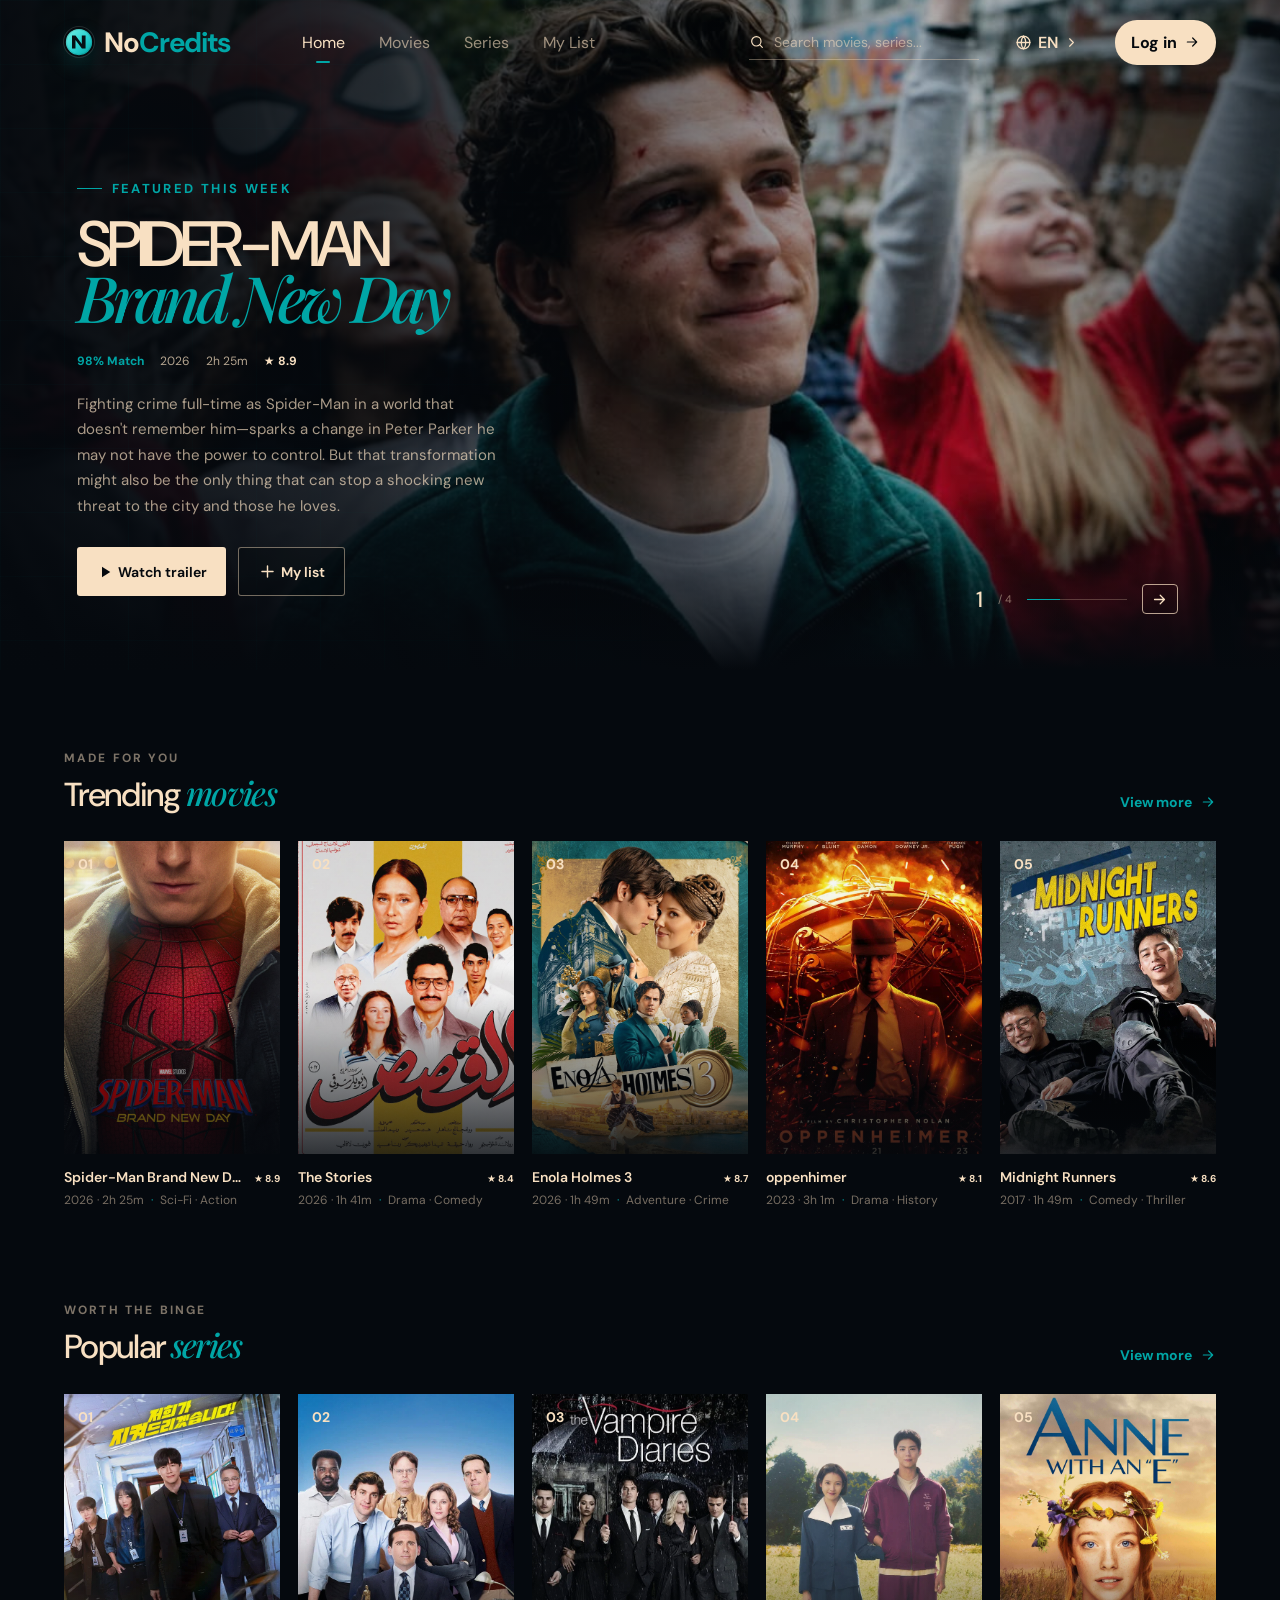
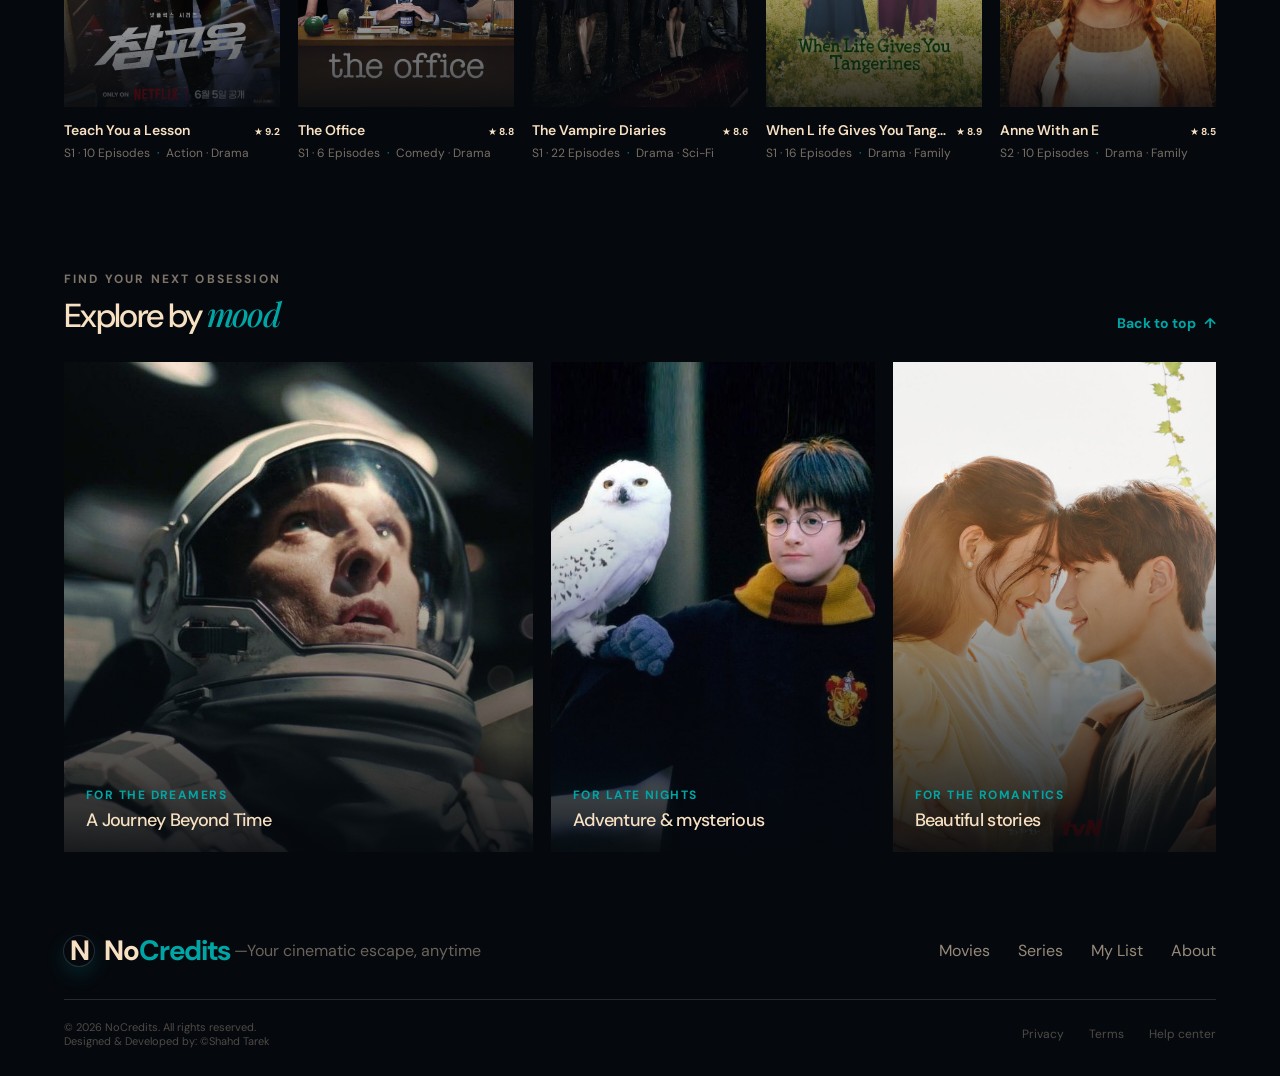
<file: index.html>
<!doctype html>
<html lang="en">
  <head>
    <meta charset="UTF-8" />
    <meta name="viewport" content="width=device-width, initial-scale=1.0" />
    <meta name="description" content="NoCredits — your home for unforgettable movies and series." />
    <title>NoCredits — Watch what moves you</title>
    <link rel="icon" href="data:image/svg+xml,%3Csvg xmlns='http://www.w3.org/2000/svg' viewBox='0 0 64 64'%3E%3Ccircle cx='32' cy='32' r='30' fill='%2300a6a6'/%3E%3Cpath d='M20 45V19h8l8 13V19h8v26h-8l-8-13v13z' fill='%2305090e'/%3E%3C/svg%3E" />
    <link rel="stylesheet" href="style.css" />
  </head>
  <body>
    <header class="site-header" id="siteHeader">
      <div class="header-inner">
        <a class="brand" href="#top" aria-label="NoCredits home">
          <span class="brand-mark" aria-hidden="true">
            <svg viewBox="0 0 64 64" role="img" aria-label="NoCredits logo">
              <defs>
                <linearGradient id="brandGlow" x1="0%" x2="100%" y1="0%" y2="100%">
                  <stop offset="0%" stop-color="#77f3e5"/>
                  <stop offset="55%" stop-color="#29d1d1"/>
                  <stop offset="100%" stop-color="#00a6a6"/>
                </linearGradient>
              </defs>
              <circle cx="32" cy="32" r="28" fill="url(#brandGlow)"/>
              <path d="M17 46V18h7.5l13.5 18.5V18H46v28h-7.8L24.5 27.5V46H17Z" fill="#051015"/>
            </svg>
          </span>
          <span class="brand-name">No<span>Credits</span></span>
        </a>

        <nav class="main-nav" id="mainNav" aria-label="Main navigation">
          <a class="nav-link active" href="#top">Home</a>
          <a class="nav-link" href="#movies">Movies</a>
          <a class="nav-link" href="#series">Series</a>
          <a class="nav-link" href="my-list.html">My List</a>
        </nav>

        <div class="header-actions">
          <label class="search-box">
            <span class="search-icon" aria-hidden="true">
              <svg width="18" height="18" viewBox="0 0 24 24" fill="none" stroke="currentColor" stroke-width="1.8" stroke-linecap="round" stroke-linejoin="round">
                <circle cx="11" cy="11" r="7"></circle>
                <path d="m20 20-4-4"></path>
              </svg>
            </span>
            <input id="searchInput" type="search" placeholder="Search movies, series..." aria-label="Search movies and series" />
          </label>

          <div class="language-picker" id="languagePicker">
            <button class="language-button" id="languageButton" aria-label="Choose language" aria-expanded="false">
              <svg width="17" height="17" viewBox="0 0 24 24" fill="none" stroke="currentColor" stroke-width="1.8" stroke-linecap="round" stroke-linejoin="round">
                <circle cx="12" cy="12" r="9"></circle>
                <path d="M3 12h18M12 3a14 14 0 0 1 0 18M12 3a14 14 0 0 0 0 18"></path>
              </svg>
              <span id="selectedLanguage">EN</span>
              <svg width="15" height="15" viewBox="0 0 24 24" fill="none" stroke="currentColor" stroke-width="1.8" stroke-linecap="round" stroke-linejoin="round">
                <path d="m9 18 6-6-6-6"></path>
              </svg>
            </button>
            <ul class="language-menu" id="languageMenu" aria-label="Language options">
              <li><button class="language-option" type="button" data-lang="ar">العربية</button></li>
              <li><button class="language-option active" type="button" data-lang="en">English</button></li>
              <li><button class="language-option" type="button" data-lang="fr">Français</button></li>
            </ul>
          </div>

          <button class="login-button" id="loginButton">
            Log in
            <svg width="16" height="16" viewBox="0 0 24 24" fill="none" stroke="currentColor" stroke-width="1.8" stroke-linecap="round" stroke-linejoin="round">
              <path d="M5 12h14M13 6l6 6-6 6"></path>
            </svg>
          </button>

          <button class="menu-button" id="menuButton" aria-label="Open menu" aria-expanded="false">
            <svg width="23" height="23" viewBox="0 0 24 24" fill="none" stroke="currentColor" stroke-width="1.8" stroke-linecap="round" stroke-linejoin="round">
              <path d="M4 7h16M4 12h16M4 17h16"></path>
            </svg>
          </button>
        </div>
      </div>
    </header>

    <main id="top">
      <section class="hero" aria-label="Featured title">
        <img class="hero-image" src="9cfc95c79aabf78e9229b2271e0ae1a6.jpg" alt="peter parker" />
        <div class="hero-overlay"></div>
        <div class="hero-grid"></div>

        <div class="hero-content">
          <div class="eyebrow">
            <span class="eyebrow-line"></span>
            Featured this week
          </div>
          <h1 class="hero-title">SPIDER-MAN<br /><em>Brand New Day</em></h1>
          <div class="hero-meta">
            <span class="match">98% Match</span>
            <span>2026</span>
            <span>2h 25m</span>
            <span class="rating">★ 8.9</span>
          </div>
          <p class="hero-description">
            Fighting crime full-time as Spider-Man in a world that doesn't remember him—sparks a change in Peter Parker
            he may not have the power to control. But that transformation might also be the only thing that can stop a shocking new threat to the city and those he loves.
          </p>
          <div class="hero-actions">
            <button class="primary-button" data-action="play" data-title="The Last Horizon">
              <svg width="18" height="18" viewBox="0 0 24 24" fill="currentColor" stroke="none"><path d="m8 5 11 7-11 7V5Z"></path></svg>
              Watch trailer
            </button>
            <button class="secondary-button" data-action="add" data-title="Spider-Man Brand New Day">
              <svg width="19" height="19" viewBox="0 0 24 24" fill="none" stroke="currentColor" stroke-width="1.8" stroke-linecap="round"><path d="M12 5v14M5 12h14"></path></svg>
              My list
            </button>
          </div>
        </div>

        <div class="hero-counter">
          <strong>1</strong>
          <span>/ 4</span>
          <div class="counter-line"><i></i></div>
          <button id="heroNext" aria-label="Scroll to next section">
            <svg width="17" height="17" viewBox="0 0 24 24" fill="none" stroke="currentColor" stroke-width="1.8" stroke-linecap="round" stroke-linejoin="round"><path d="M5 12h14M13 6l6 6-6 6"></path></svg>
          </button>
        </div>
      </section>

      <section class="content-section" id="movies">
        <div class="section-heading">
          <div>
            <span class="section-kicker">Made for you</span>
            <h2 class="section-title">Trending <em>movies</em></h2>
          </div>
          <a class="see-all view-more-button" href="#movies" data-target="moviesGrid" aria-expanded="false">
            <span>View more</span>
            <svg width="16" height="16" viewBox="0 0 24 24" fill="none" stroke="currentColor" stroke-width="1.8" stroke-linecap="round" stroke-linejoin="round">
              <path d="M5 12h14M13 6l6 6-6 6"></path>
            </svg>
          </a>
        </div>
        <div class="media-grid" id="moviesGrid"></div>
      </section>

      <section class="content-section series-section" id="series">
        <div class="section-heading">
          <div>
            <span class="section-kicker">Worth the binge</span>
            <h2 class="section-title">Popular <em>series</em></h2>
          </div>
          <a class="see-all view-more-button" href="#series" data-target="seriesGrid" aria-expanded="false">
            <span>View more</span>
            <svg width="16" height="16" viewBox="0 0 24 24" fill="none" stroke="currentColor" stroke-width="1.8" stroke-linecap="round" stroke-linejoin="round">
              <path d="M5 12h14M13 6l6 6-6 6"></path>
            </svg>
          </a>
        </div>
        <div class="media-grid" id="seriesGrid"></div>
      </section>

      <section class="discover-section" id="discover">
        <div class="section-heading">
          <div>
            <span class="section-kicker">Find your next obsession</span>
            <h2 class="section-title">Explore by <em>mood</em></h2>
          </div>
          <a href="#top" class="see-all">Back to top <span aria-hidden="true">↑</span></a>
        </div>
        <div class="mood-grid">
          <a class="mood-card mood-card-wide" href="#movies">
            <img src="matthieow.jpg" alt="A vast cinematic desert landscape" loading="lazy" />
            <span class="mood-overlay"></span>
            <span class="mood-copy"><small>For the dreamers</small><strong>A Journey Beyond Time</strong></span>
          </a>
          <a class="mood-card" href="#series">
            <img src="harry potter.jpg" alt="Rainy city street at night" loading="lazy" />
            <span class="mood-overlay"></span>
            <span class="mood-copy"><small>For late nights</small><strong>Adventure & mysterious</strong></span>
          </a>
          <a class="mood-card" href="#movies">
            <img src="hometown cha cha.jpg" alt="Stylish cinema scene" loading="lazy" />
            <span class="mood-overlay"></span>
            <span class="mood-copy"><small>For the romantics</small><strong>Beautiful stories</strong></span>
          </a>
        </div>
      </section>
    </main>

    <footer class="site-footer">
      <div class="footer-top">
        <a class="brand" href="#top">
          <span class="brand-mark">N</span>
          <span class="brand-name">No<span>Credits</span></span>
        </a>
        <p class="footer-tag">—Your cinematic escape, anytime</p>
        <nav class="footer-links" aria-label="Footer navigation">
          <a href="#movies">Movies</a>
          <a href="#series">Series</a>
          <a href="my-list.html">My List</a>
          <a href="#top">About</a>
        </nav>
      </div>
      <div class="footer-bottom">
        <span>© 2026 NoCredits. All rights reserved.
          <br>Designed & Developed by: ©Shahd Tarek
        </span>
        <div class="footer-legal">
          <a href="#top">Privacy</a>
          <a href="#top">Terms</a>
          <a href="#top">Help center</a>
        </div>
      </div>
    </footer>

    <div class="toast" id="toast" role="status" aria-live="polite"></div>

    <div class="login-modal" id="loginModal" aria-hidden="true">
      <div class="login-panel" role="dialog" aria-modal="true" aria-labelledby="loginTitle">
        <button class="login-close" id="loginClose" type="button" aria-label="Close login form">×</button>
        <h3 class="login-title" id="loginTitle">Login</h3>
        <form class="login-form" id="loginForm">
          <div class="login-field">
            <label for="loginName">Name</label>
            <input id="loginName" name="name" type="text" placeholder="Enter your name" required />
          </div>

          <div class="login-field">
            <label for="loginNumber">Number</label>
            <input id="loginNumber" name="number" type="tel" placeholder="Enter your number" required />
          </div>

          <div class="login-field">
            <label for="loginCountry">Country</label>
            <select id="loginCountry" name="country" required>
              <option value="" selected disabled>Select your country</option>
              <option value="Egypt">Egypt</option>
              <option value="United States">United States</option>
              <option value="United Kingdom">United Kingdom</option>
              <option value="India">India</option>
              <option value="France">France</option>
              <option value="Saudi Arabia">Saudi Arabia</option>
              <option value="UAE">UAE</option>
            </select>
          </div>

          <div class="login-field">
            <label for="loginEmail">Email</label>
            <input id="loginEmail" name="email" type="email" placeholder="Enter your email" required />
          </div>

          <button class="login-submit" type="submit">Login</button>
        </form>
      </div>
    </div>

    <script type="module" src="script.js"></script>
  </body>
</html>
</file>
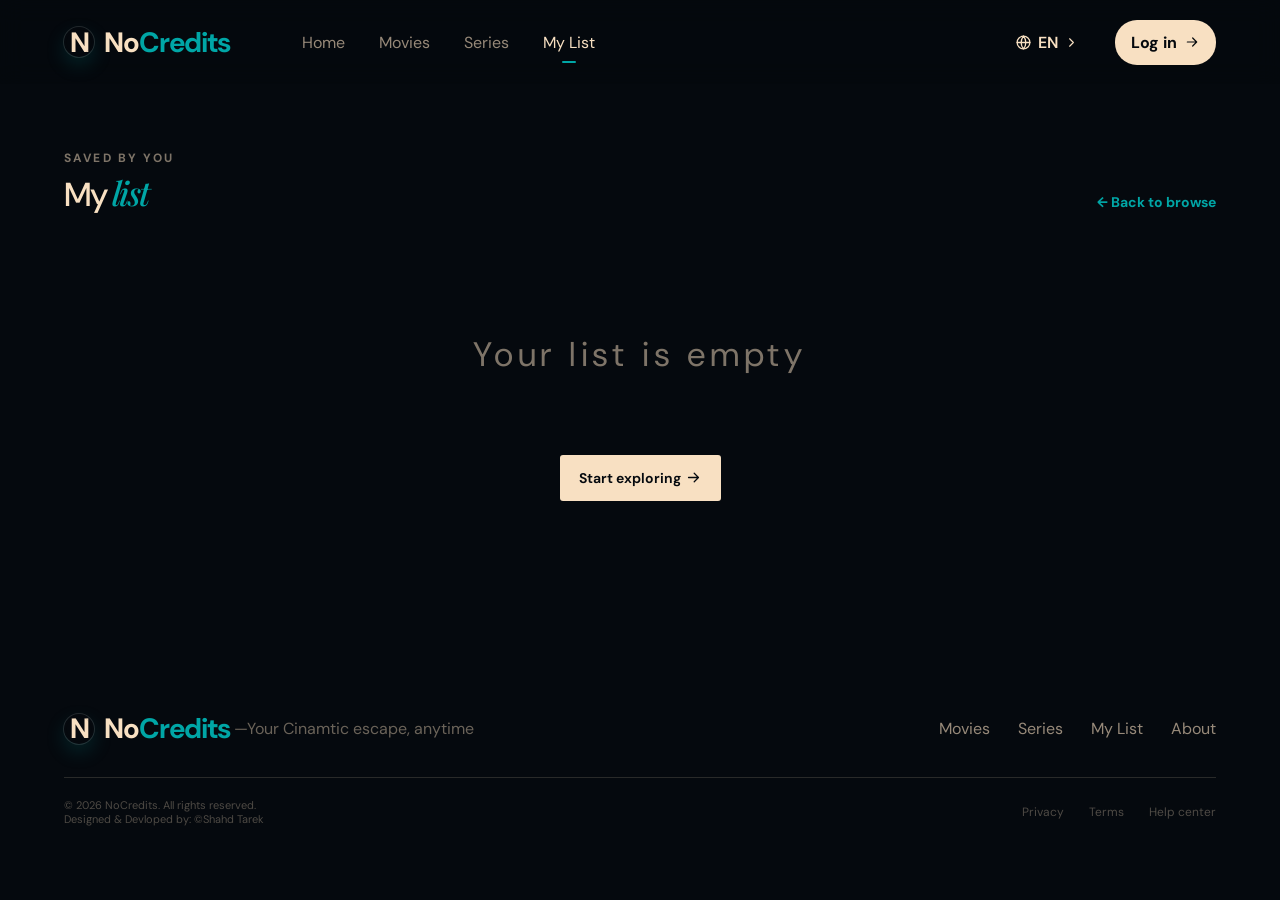
<file: my-list.html>
<!doctype html>
<html lang="en">
  <head>
    <meta charset="UTF-8" />
    <meta name="viewport" content="width=device-width, initial-scale=1.0" />
    <title>My List — NoCredits</title>
    <link rel="icon" href="data:image/svg+xml,%3Csvg xmlns='http://www.w3.org/2000/svg' viewBox='0 0 64 64'%3E%3Ccircle cx='32' cy='32' r='30' fill='%2300a6a6'/%3E%3Cpath d='M20 45V19h8l8 13V19h8v26h-8l-8-13v13z' fill='%2305090e'/%3E%3C/svg%3E" />
    <link rel="stylesheet" href="style.css" />
  </head>
  <body>
    <header class="site-header scrolled">
      <div class="header-inner">
        <a class="brand" href="index.html" aria-label="NoCredits home">
          <span class="brand-mark">N</span>
          <span class="brand-name">No<span>Credits</span></span>
        </a>
        <nav class="main-nav" id="mainNav" aria-label="Main navigation">
          <a class="nav-link" href="index.html">Home</a>
          <a class="nav-link" href="index.html#movies">Movies</a>
          <a class="nav-link" href="index.html#series">Series</a>
          <a class="nav-link active" href="my-list.html">My List</a>
        </nav>
        <div class="header-actions">
          <button class="language-button" id="languageButton" aria-label="Choose language">
            <svg width="17" height="17" viewBox="0 0 24 24" fill="none" stroke="currentColor" stroke-width="1.8" stroke-linecap="round" stroke-linejoin="round">
              <circle cx="12" cy="12" r="9"></circle>
              <path d="M3 12h18M12 3a14 14 0 0 1 0 18M12 3a14 14 0 0 0 0 18"></path>
            </svg>
            <span>EN</span>
            <svg width="15" height="15" viewBox="0 0 24 24" fill="none" stroke="currentColor" stroke-width="1.8" stroke-linecap="round" stroke-linejoin="round">
              <path d="m9 18 6-6-6-6"></path>
            </svg>
          </button>
          <button class="login-button" id="loginButton">
            Log in
            <svg width="16" height="16" viewBox="0 0 24 24" fill="none" stroke="currentColor" stroke-width="1.8" stroke-linecap="round" stroke-linejoin="round">
              <path d="M5 12h14M13 6l6 6-6 6"></path>
            </svg>
          </button>
          <button class="menu-button" id="menuButton" aria-label="Open menu" aria-expanded="false">
            <svg width="23" height="23" viewBox="0 0 24 24" fill="none" stroke="currentColor" stroke-width="1.8" stroke-linecap="round" stroke-linejoin="round">
              <path d="M4 7h16M4 12h16M4 17h16"></path>
            </svg>
          </button>
        </div>
      </div>
    </header>

    <main class="list-page" id="top">
      <div class="list-page-inner">
        <div class="section-heading">
          <div>
            <span class="section-kicker">Saved by you</span>
            <h2 class="section-title">My <em>list</em></h2>
          </div>
          <a href="index.html" class="see-all">← Back to browse</a>
        </div>

        <div class="media-grid list-grid" id="savedGrid"></div>

        <div class="empty-list" id="emptyList" hidden>
          <p>Your list is empty</p>
          <a class="primary-button" href="index.html">
            Start exploring
            <svg width="17" height="17" viewBox="0 0 24 24" fill="none" stroke="currentColor" stroke-width="1.8" stroke-linecap="round" stroke-linejoin="round"><path d="M5 12h14M13 6l6 6-6 6"></path></svg>
          </a>
        </div>
      </div>
    </main>

    <footer class="site-footer">
      <div class="footer-top">
        <a class="brand" href="index.html">
          <span class="brand-mark">N</span>
          <span class="brand-name">No<span>Credits</span></span>
        </a>
        <p class="footer-tag">—Your Cinamtic escape, anytime</p>
        <nav class="footer-links" aria-label="Footer navigation">
          <a href="index.html#movies">Movies</a>
          <a href="index.html#series">Series</a>
          <a href="my-list.html">My List</a>
          <a href="index.html">About</a>
        </nav>
      </div>
      <div class="footer-bottom">
        <span>© 2026 NoCredits. All rights reserved.
          <br>Designed & Devloped by: ©Shahd Tarek
        </span>
        <div class="footer-legal">
          <a href="./index.html">Privacy</a>
          <a href="index.html">Terms</a>
          <a href="index.html">Help center</a>
        </div>
      </div>
    </footer>

    <div class="toast" id="toast" role="status" aria-live="polite"></div>
    <script type="module" src="script.js"></script>
  </body>
</html>
</file>
<file: style.css>
@import url('https://fonts.googleapis.com/css2?family=DM+Sans:wght@400;500;600;700&family=Playfair+Display:ital,wght@0,500;0,600;1,500;1,600&display=swap');

:root {
  font-family: 'DM Sans', system-ui, sans-serif;
  color: #f8e0c2;
  background: #05090e;
  font-synthesis: none;
  text-rendering: optimizeLegibility;
  -webkit-font-smoothing: antialiased;
  -moz-osx-font-smoothing: grayscale;

  --ink:    #05090e;
  --deep:   #052633;
  --teal:   #005a68;
  --bright: #00a6a6;
  --cream:  #f8e0c2;
  --muted:  #8ca6aa;
  --line:   rgba(248, 224, 194, 0.15);
}

* { margin: 0;
  padding: 0;
  box-sizing: border-box;
}

html {
  scroll-behavior: smooth;
  font-size: 100%;
}

body {
  margin: 0;
  min-width: 320px;
  font-size: 16px;
  background: var(--ink);
}

button,
input {
  font: inherit;
}

button,
a {
  -webkit-tap-highlight-color: transparent;
}

a {
  color: inherit;
  text-decoration: none;
}

button {
  border: 0;
  cursor: pointer;
  background: transparent;
}

h1, h2, h3, p {
  margin: 0;
}

/* ---------- Header ---------- */
.site-header {
  position: absolute;
  top: 0;
  left: 0;
  right: 0;
  z-index: 50;
  height: 84px;
  transition: background 0.3s ease, backdrop-filter 0.3s ease;
}

.site-header.scrolled {
  background: rgba(5, 9, 14, 0.85);
  backdrop-filter: blur(12px);
}

.header-inner {
  display: flex;
  align-items: center;
  gap: 42px;
  height: 100%;
  padding: 0 clamp(24px, 5vw, 80px);
}

.brand {
  display: flex;
  align-items: center;
  gap: 10px;
  font-size: 28px;
  font-weight: 700;
  letter-spacing: -0.04em;
  flex-shrink: 0;
}

.brand-name span {
  color: var(--bright);
}

.brand-mark {
  position: relative;
  display: inline-flex;
  align-items: center;
  justify-content: center;
  width: 30px;
  height: 30px;
  border-radius: 50%;
  overflow: hidden;
  box-shadow: 0 0 0 1px rgba(255, 255, 255, 0.12), 0 8px 20px rgba(0, 166, 166, 0.18);
}

.brand-mark svg {
  display: block;
  width: 100%;
  height: 100%;
}

.brand-mark::after {
  content: '';
  position: absolute;
  inset: 2px;
  border: 1px solid rgba(5, 9, 14, 0.12);
  border-radius: 50%;
  pointer-events: none;
}

.main-nav {
  display: flex;
  align-items: center;
  gap: clamp(18px, 3vw, 34px);
  margin-right: auto;
  margin-left: 30px;
}

.nav-link,
.footer-links a {
  color: rgba(248, 224, 194, 0.6);
  font-size: 16px;
  transition: color 0.2s ease;
}

.nav-link:hover,
.nav-link.active,
.footer-links a:hover {
  color: var(--cream);
}

.nav-link.active::after {
  content: '';
  display: block;
  width: 14px;
  height: 2px;
  margin: 8px auto -10px;
  background: var(--bright);
  border-radius: 2px;
}

.header-actions {
  display: flex;
  align-items: center;
  gap: 28px !important;
  flex: 1;
  justify-content: flex-end;
}

.search-box {
  display: flex;
  align-items: center;
  gap: 9px;
  width: min(230px, 22vw);
  min-width: 120px;
  flex: 1;
  max-width: 230px;
  padding: 8px 0;
  border-bottom: 1px solid rgba(248, 224, 194, 0.35);
}

.search-box input {
  width: 100%;
  background: transparent;
  border: 0;
  outline: 0;
  color: var(--cream);
  font-size: 14px;
  min-width: 0;
}

.search-box input::placeholder {
  color: rgba(248, 224, 194, 0.55);
}

.search-icon {
  display: flex;
  align-items: center;
  justify-content: center;
  width: 16px;
  height: 16px;
  color: var(--cream);
}

.language-picker {
  position: relative;
  font-size: 14px;
}

.language-button {
  display: flex;
  align-items: center;
  gap: 6px;
  color: var(--cream);
  font-size: 16px;
  font-weight: 600;
  padding: 6px 8px;
  border-radius: 999px;
  transition: background 0.2s ease;
}

.language-button:hover {
  background: rgba(248, 224, 194, 0.06);
}

.language-menu {
  position: absolute;
  top: calc(100% + 10px);
  right: 0;
  min-width: 160px;
  margin: 0;
  padding: 8px;
  list-style: none;
  background:linear-gradient( #005a68 , #052633 60%);
  border: 1px solid rgba(248, 224, 194, 0.18);
  border-radius: 14px;
  box-shadow: 0 18px 34px rgba(0, 0, 0, 0.28);
  opacity: 0;
  pointer-events: none;
  transform: translateY(-8px);
  transition: opacity 0.2s ease, transform 0.2s ease;
  z-index: 20;
}

.language-picker.open .language-menu {
  opacity: 1;
  pointer-events: auto;
  transform: translateY(0);
}

.language-option {
  width: 100%;
  padding: 10px 12px;
  border-radius: 10px;
  color: rgba(248, 224, 194, 0.8);
  text-align: left;
  font-size: 16px;
  font-weight: 600;
  transition: background 0.15s ease, color 0.15s ease;
}

.language-option:hover,
.language-option.active {
  background: rgba(0, 166, 166, 0.14);
  color: var(--cream);
}

.login-button {
  display: flex;
  align-items: center;
  gap: 7px;
  padding: 12px 16px;
  border-radius: 22px;
  background: var(--cream);
  color: var(--ink);
  font-size: 16px;
  font-weight: 700;
  transition: background 0.2s ease, transform 0.2s ease;
}

.login-button:hover,
.primary-button:hover {
  background: #fff1dc;
  transform: translateY(-2px);
}

.menu-button {
  display: none;
  color: var(--cream);
}


















/* ---------- Hero ---------- */
.hero {
  position: relative;
  min-height: 670px;
  overflow: hidden;
}

.hero-image {
  position: absolute;
  inset: 0;
  width: 100%;
  height: 100%;
  object-fit: cover;
  object-position: 50% 35%;
  transform: scale(1.04);
  transform-origin: center center;
}

.hero-overlay {
  position: absolute;
  inset: 0;
  background:
    linear-gradient(90deg,
      rgba(5, 9, 14, 0.98) 0%,
      rgba(5, 9, 14, 0.85) 30%,
      rgba(5, 9, 14, 0.23) 74%,
      rgba(5, 9, 14, 0.62) 100%),
    linear-gradient(0deg, #05090e 0%, transparent 27%);
}

.hero-grid {
  position: absolute;
  inset: 0;
  background-image:
    linear-gradient(rgba(0, 166, 166, 0.08) 1px, transparent 1px),
    linear-gradient(90deg, rgba(0, 166, 166, 0.08) 1px, transparent 1px);
  background-size: 64px 64px;
  mask-image: linear-gradient(90deg, black, transparent 68%);
  opacity: 0.3;
}

.hero-content {
  position: relative;
  z-index: 1;
  left: clamp(24px, 6vw, 110px);
  max-width: 500px;
  padding-top: 180px;
}

.eyebrow,
.section-kicker {
  display: flex;
  align-items: center;
  gap: 10px;
  color: var(--bright);
  font-size: 13px;
  font-weight: 700;
  letter-spacing: 0.18em;
  text-transform: uppercase;
}

.eyebrow-line {
  width: 25px;
  height: 1px;
  background: var(--bright);
}

.hero-title {
  color: var(--cream);
  font-size: clamp(42px, 5vw, 88px);
  font-weight: 500;
  line-height: 0.82;
  letter-spacing: -0.08em;
  margin: 22px 0 24px;
}

.hero-title em,
.section-title em,
.banner-title em {
  color: var(--bright);
  font-family: 'Playfair Display', serif;
  font-weight: 500;
}

.hero-meta {
  display: flex;
  align-items: center;
  gap: 16px;
  color: rgba(248, 224, 194, 0.72);
  font-size: 12px;
}

.match {
  color: var(--bright);
  font-weight: 700;
}

.rating {
  color: var(--cream);
  font-weight: 700;
  white-space: nowrap;
}

.hero-description {
  color: rgba(248, 224, 194, 0.68);
  font-size: 15px;
  line-height: 1.7;
  max-width: 420px;
  margin: 23px 0 28px;
}

.hero-actions {
  display: flex;
  gap: 12px;
}

.primary-button,
.secondary-button {
  display: inline-flex;
  align-items: center;
  gap: 4px;
  padding: 14px 19px;
  border-radius: 3px;
  font-size: 14px;
  font-weight: 650;
  transition: transform 0.2s ease, background 0.2s ease, border-color 0.2s ease;
}

.primary-button {
  background: var(--cream);
  color: var(--ink);
}

.secondary-button {
  background: rgba(5, 9, 14, 0.35);
  border: 1px solid rgba(248, 224, 194, 0.45);
  color: var(--cream);
}

.secondary-button:hover {
  border-color: var(--cream);
  transform: translateY(-2px);
}

.hero-counter {
  position: absolute;
  bottom: 56px;
  right: clamp(24px, 8vw, 128px);
  z-index: 1;
  display: flex;
  align-items: center;
  gap: 15px;
}

.hero-counter strong {
  color: var(--cream);
  font-size: 22px;
  font-weight: 500;
}

.hero-counter span {
  color: rgba(248, 224, 194, 0.48);
  font-size: 11px;
}

.counter-line {
  width: 100px;
  height: 1px;
  background: rgba(248, 224, 194, 0.24);
}

.counter-line i {
  display: block;
  width: 33%;
  height: 1px;
  background: var(--bright);
}

.hero-counter button {
  display: flex;
  align-items: center;
  justify-content: center;
  width: 36px;
  height: 30px;
  border: 1px solid rgba(248, 224, 194, 0.72);
  border-radius: 4px;
  color: var(--cream);
  transition: background 0.2s ease, color 0.2s ease, transform 0.2s ease;
}

.hero-counter button:hover {
  background: var(--cream);
  color: var(--ink);
  transform: translateX(3px);
}











/* ---------- Content Sections ---------- */
.content-section {
  max-width: 1440px;
  margin: 0 auto;
  padding: 80px clamp(24px, 5vw, 80px) 0;
}

.series-section {
  padding-top: 94px;
}

.section-heading {
  display: flex;
  align-items: flex-end;
  justify-content: space-between;
  margin-bottom: 30px;
}

.section-kicker {
  color: rgba(248, 224, 194, 0.5);
  font-size: 12px;
  margin-bottom: 10px;
}

.section-title {
  color: var(--cream);
  font-size: clamp(24px, 2.6vw, 34px);
  font-weight: 500;
  line-height: 1;
  letter-spacing: -0.05em;
}

.see-all {
  display: inline-flex;
  align-items: center;
  gap: 8px;
  padding: 0;
  color: var(--bright);
  font-size: 14px;
  font-weight: 700;
  font-family: inherit;
}

.see-all svg {
  transition: transform 0.25s ease;
}

.see-all:hover {
  color: var(--cream);
}









/* ---------- Media Grid & Cards ---------- */
.media-grid {
  display: grid;
  grid-template-columns: repeat(5, minmax(0, 1fr));
  gap: 18px;
}

.media-card {
  min-width: 0;
  transition: opacity 0.25s ease, transform 0.25s ease;
}

.media-card.is-hidden,
.media-card.extra-card {
  display: none;
}

.media-grid.is-expanded .media-card.extra-card {
  display: block;
}

.poster-wrap {
  position: relative;
  aspect-ratio: 2 / 2.9;
  overflow: hidden;
  background: var(--deep);
}

.poster-wrap img {
  width: 100%;
  height: 100%;
  object-fit: cover;
  transition: transform 0.5s ease;
}

.poster-shade {
  position: absolute;
  inset: 0;
  background: linear-gradient(180deg,
    rgba(5, 9, 14, 0.05),
    transparent 48%,
    rgba(5, 9, 14, 0.8));
}

.media-card:hover .poster-wrap img {
  transform: scale(1.06);
}

.rank {
  position: absolute;
  top: 14px;
  left: 14px;
  color: var(--cream);
  font-size: 14px;
  font-weight: 700;
}

.quick-add,
.poster-play {
  position: absolute;
  display: flex;
  align-items: center;
  justify-content: center;
  background: rgba(5, 9, 14, 0.7);
  border: 1px solid rgba(248, 224, 194, 0.35);
  color: var(--cream);
  opacity: 0;
  transition: opacity 0.2s ease, background 0.2s ease, transform 0.2s ease;
}

.quick-add {
  top: 12px;
  right: 12px;
  width: 31px;
  height: 31px;
  border-radius: 50%;
}

.poster-play {
  bottom: 13px;
  left: 14px;
  width: 38px;
  height: 38px;
  border-radius: 50%;
}

.media-card:hover .quick-add,
.media-card:hover .poster-play {
  opacity: 1;
}

.quick-add:hover,
.poster-play:hover {
  background: var(--bright);
  color: var(--ink);
  transform: scale(1.08);
}

.card-copy {
  padding-top: 14px;
}

.card-title-row {
  display: flex;
  align-items: baseline;
  justify-content: space-between;
  gap: 8px;
}

.card-title-row h3 {
  color: var(--cream);
  font-size: 14px;
  font-weight: 600;
  white-space: nowrap;
  overflow: hidden;
  text-overflow: ellipsis;
}

.card-title-row .rating {
  font-size: 10px;
}

.card-copy p {
  color: rgba(248, 224, 194, 0.47);
  font-size: 12px;
  margin-top: 6px;
}

.card-copy p .dot {
  color: var(--bright);
  margin: 0 4px;
}








/* ---------- Explore by Mood ---------- */
.discover-section {
  max-width: 1440px;
  margin: 110px auto 0;
  padding: 0 clamp(24px, 5vw, 80px);
}

.mood-grid {
  display: grid;
  grid-template-columns: 1.45fr 1fr 1fr;
  gap: 18px;
}

.mood-card {
  position: relative;
  display: block;
  min-height: 240px;
  overflow: hidden;
  background: var(--deep);
}

.mood-card img {
  width: 100%;
  height: 100%;
  min-height: 240px;
  object-fit: cover;
  transition: transform 0.5s ease;
}

.mood-card:hover img {
  transform: scale(1.06);
}

.mood-overlay {
  position: absolute;
  inset: 0;
  background: linear-gradient(0deg, rgba(5, 9, 14, 0.92), transparent 75%);
}

.mood-copy {
  position: absolute;
  left: 22px;
  bottom: 20px;
  display: flex;
  flex-direction: column;
  gap: 5px;
}

.mood-copy small {
  color: var(--bright);
  font-size: 12px;
  font-weight: 700;
  letter-spacing: 0.12em;
  text-transform: uppercase;
}

.mood-copy strong {
  color: var(--cream);
  font-size: 18px;
  font-weight: 500;
  letter-spacing: -0.04em;
}






/* <my list> */

.list-page {
  padding-top: 150px;
  min-height: 70vh;
}

.list-page-inner {
  max-width: 1440px;
  margin: 0 auto;
  padding: 0 clamp(24px, 5vw, 80px) 40px;
}

.list-grid {
  grid-template-columns: repeat(5, minmax(0, 1fr));
}

.empty-list {
  display: flex;
  flex-direction: column;
  align-items: center;
  gap: 22px;
  padding: 90px 20px 40px;
  text-align: center;
  width: min(520px, 100%);
  margin: 0 auto;
}

.empty-list[hidden] {
  display: none;
}

.empty-list p {
  width: min(100%, 420px);
  color: rgba(248, 224, 194, 0.5);
  font-size: 34px;
  letter-spacing: 0.2cap;
  line-height: 1.4;
}

.empty-list .primary-button {
  margin-top: 54px !important;
  text-decoration: none;
}












/* ---------- Footer ---------- */
.site-footer {
  max-width: 1280px;
  margin: 80px auto 0;
  padding: 0 clamp(24px, 5vw, 80px) 28px;
}

.footer-top,
.footer-bottom {
  display: flex;
  align-items: center;
  justify-content: space-between;
}

.footer-top {
  border-bottom: 1px solid var(--line);
  padding-bottom: 30px;
}

.footer-tag {
  color: rgba(248, 224, 194, 0.42);
  font-size: 16px;
  margin-right: auto;
  padding-left: 4px;
}

.footer-links {
  display: flex;
  gap: 28px;
}

.footer-bottom {
  color: rgba(248, 224, 194, 0.3);
  font-size: 11px;
  padding-top: 20px;
}

.footer-legal {
  font-size: 12px;
  display: flex;
  gap: 25px;
}

.footer-legal a:hover {
  color: var(--cream);
}








/* ---------- Toast ---------- */
.toast {
  position: fixed;
  bottom: 24px;
  left: 50%;
  transform: translate(-50%, 15px);
  background: var(--cream);
  color: var(--ink);
  font-size: 12px;
  font-weight: 700;
  padding: 13px 18px;
  opacity: 0;
  pointer-events: none;
  z-index: 100;
  transition: opacity 0.25s ease, transform 0.25s ease;
}

.toast.show {
  opacity: 1;
  transform: translate(-50%, 0);
}

.login-modal {
  position: fixed;
  inset: 0;
  display: flex;
  align-items: center;
  justify-content: center;
  background: rgba(5, 9, 14, 0.72);
  backdrop-filter: blur(6px);
  z-index: 200;
  opacity: 0;
  pointer-events: none;
  transition: opacity 0.2s ease;
}

.login-modal.show {
  opacity: 1;
  pointer-events: auto;
}

.login-panel {
  position: relative;
  width: min(440px, calc(100vw - 32px));
  background: rgba(7, 14, 20, 0.97);
  border: 1px solid rgba(248, 224, 194, 0.18);
  border-radius: 22px;
  box-shadow: 0 25px 60px rgba(0, 0, 0, 0.4);
  padding: 26px 22px 20px;
}

.login-close {
  position: absolute;
  top: 14px;
  right: 14px;
  width: 34px;
  height: 34px;
  border-radius: 50%;
  color: var(--cream);
  background: rgba(248, 224, 194, 0.06);
  font-size: 22px;
  line-height: 1;
}

.login-title {
  color: var(--cream);
  font-size: 28px;
  letter-spacing: -0.04em;
  margin-bottom: 20px;
}

.login-form {
  display: flex;
  flex-direction: column;
  gap: 14px;
}

.login-field {
  display: flex;
  flex-direction: column;
  gap: 8px;
}

.login-field label {
  color: rgba(248, 224, 194, 0.74);
  font-size: 18px;
  font-weight: 600;
}

.login-field input,
.login-field select {
  width: 100%;
  font-size: 18px;
  font-weight: 600;
  padding: 12px 14px;
  border: 1px solid rgba(248, 224, 194, 0.2);
  border-radius: 12px;
  background:  #052633;
  color: var(--cream);
  outline: none;
}

.login-field input::placeholder {
  color: rgba(248, 224, 194, 0.36);
}

.login-submit {
  width: 100%;
  margin-top: 6px;
  padding: 14px 18px;
  border-radius: 12px;
  background: var(--cream);
  color: var(--ink);
  font-size: 20px;
  font-weight: 800;
}


@media (max-width: 900px) {
  .header-inner {
    gap: 20px;
  }

  .main-nav {
    gap: 18px;
  }

  .header-actions {
    gap: 14px;
    flex: 1;
  }

  .language-button {
    display: none;
  }

  .search-box {
    width: min(200px, 40vw);
    max-width: 200px;
  }

  .media-grid {
    grid-template-columns: repeat(3, minmax(0, 1fr));
    row-gap: 34px;
  }

  .discover-section {
    margin-left: 24px;
    margin-right: 24px;
    padding-left: 0;
    padding-right: 0;
  }

  .mood-grid {
    grid-template-columns: 1.2fr 1fr;
  }

  .mood-card-wide {
    grid-row: span 2;
  }
  .list-grid {
    grid-template-columns: repeat(3, minmax(0, 1fr));
    row-gap: 34px;
  }

  .list-grid .media-card:nth-child(n + 4) {
    display: block;
  }
}

@media (max-width: 650px) {
  .site-header {
    height: 70px;
  }

  .header-inner {
    gap: 12px;
  }

  .main-nav {
    display: none;
    position: absolute;
    top: 62px;
    left: 20px;
    right: 20px;
    flex-direction: column;
    gap: 18px;
    padding: 22px;
    background: rgba(5, 9, 14, 0.96);
    border: 1px solid var(--line);
  }

  .main-nav.open {
    display: flex;
  }

  .nav-link.active::after {
    display: none;
  }

  .menu-button {
    display: flex;
  }

  .header-actions {
    gap: 10px;
    width: auto;
  }

  .search-box {
    width: min(170px, 42vw);
    max-width: 170px;
    min-width: 110px;
  }

  .search-box input {
    display: block;
  }

  .login-button {
    padding: 10px 12px;
  }

  .login-button svg {
    display: none;
  }

  .hero {
    min-height: 690px;
  }

  .hero-image {
    object-position: 62% center;
  }

  .hero-overlay {
    background:
      linear-gradient(90deg, rgba(5, 9, 14, 0.9), rgba(5, 9, 14, 0.35)),
      linear-gradient(0deg, #05090e 0%, transparent 55%);
  }

  .hero-content {
    padding-top: 180px;
  }

  .hero-description {
    max-width: 310px;
  }

  .hero-counter {
    bottom: 30px;
    right: 24px;
  }

  .content-section {
    padding-top: 58px;
  }

  .section-heading {
    flex-direction: column;
    align-items: flex-start;
    gap: 16px;
  }

  .media-grid {
    grid-template-columns: repeat(2, minmax(0, 1fr));
    gap: 22px 12px;
  }

  .list-grid {
    grid-template-columns: repeat(2, minmax(0, 1fr));
    gap: 22px 12px;
  }

  .list-grid .media-card:nth-child(n + 3) {
    display: block;
  }

  .list-page {
    padding-top: 110px;
  }

  .discover-section {
    margin-top: 74px;
  }

  .mood-grid {
    display: flex;
    flex-direction: column;
    gap: 12px;
  }

  .mood-card,
  .mood-card img {
    min-height: 190px;
  }

  .site-footer {
    margin-top: 60px;
  }

  .footer-top {
    flex-direction: column;
    align-items: flex-start;
    gap: 20px;
  }

  .footer-tag {
    padding: 0;
  }

  .footer-links {
    flex-wrap: wrap;
    gap: 16px 24px;
  }

  .footer-bottom {
    flex-direction: column;
    align-items: flex-start;
    gap: 18px;
    line-height: 1.5;
  }
}
</file>
